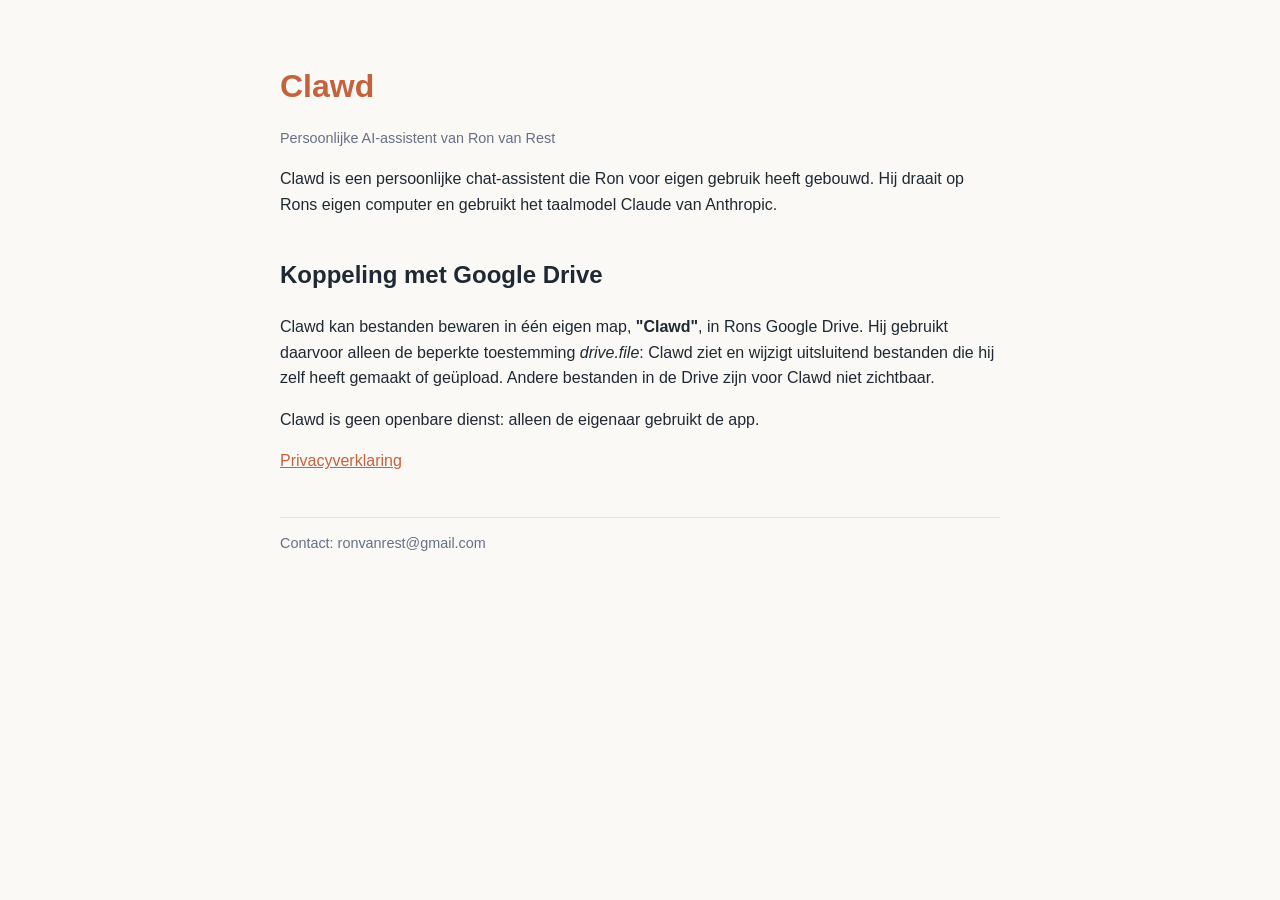
<file: index.html>
<!doctype html>
<html lang="nl">
<head>
<meta charset="utf-8"><meta name="viewport" content="width=device-width, initial-scale=1">
<title>Clawd – persoonlijke AI-assistent</title>
<link rel="stylesheet" href="style.css">
</head>
<body>
<h1>Clawd</h1>
<p class="klein">Persoonlijke AI-assistent van Ron van Rest</p>

<p>Clawd is een persoonlijke chat-assistent die Ron voor eigen gebruik heeft gebouwd. Hij draait op Rons eigen computer en gebruikt het taalmodel Claude van Anthropic.</p>

<h2>Koppeling met Google Drive</h2>
<p>Clawd kan bestanden bewaren in één eigen map, <strong>"Clawd"</strong>, in Rons Google Drive. Hij gebruikt daarvoor alleen de beperkte toestemming <em>drive.file</em>: Clawd ziet en wijzigt uitsluitend bestanden die hij zelf heeft gemaakt of geüpload. Andere bestanden in de Drive zijn voor Clawd niet zichtbaar.</p>

<p>Clawd is geen openbare dienst: alleen de eigenaar gebruikt de app.</p>

<p><a href="privacy.html">Privacyverklaring</a></p>

<footer class="klein">Contact: ronvanrest@gmail.com</footer>
</body>
</html>
</file>
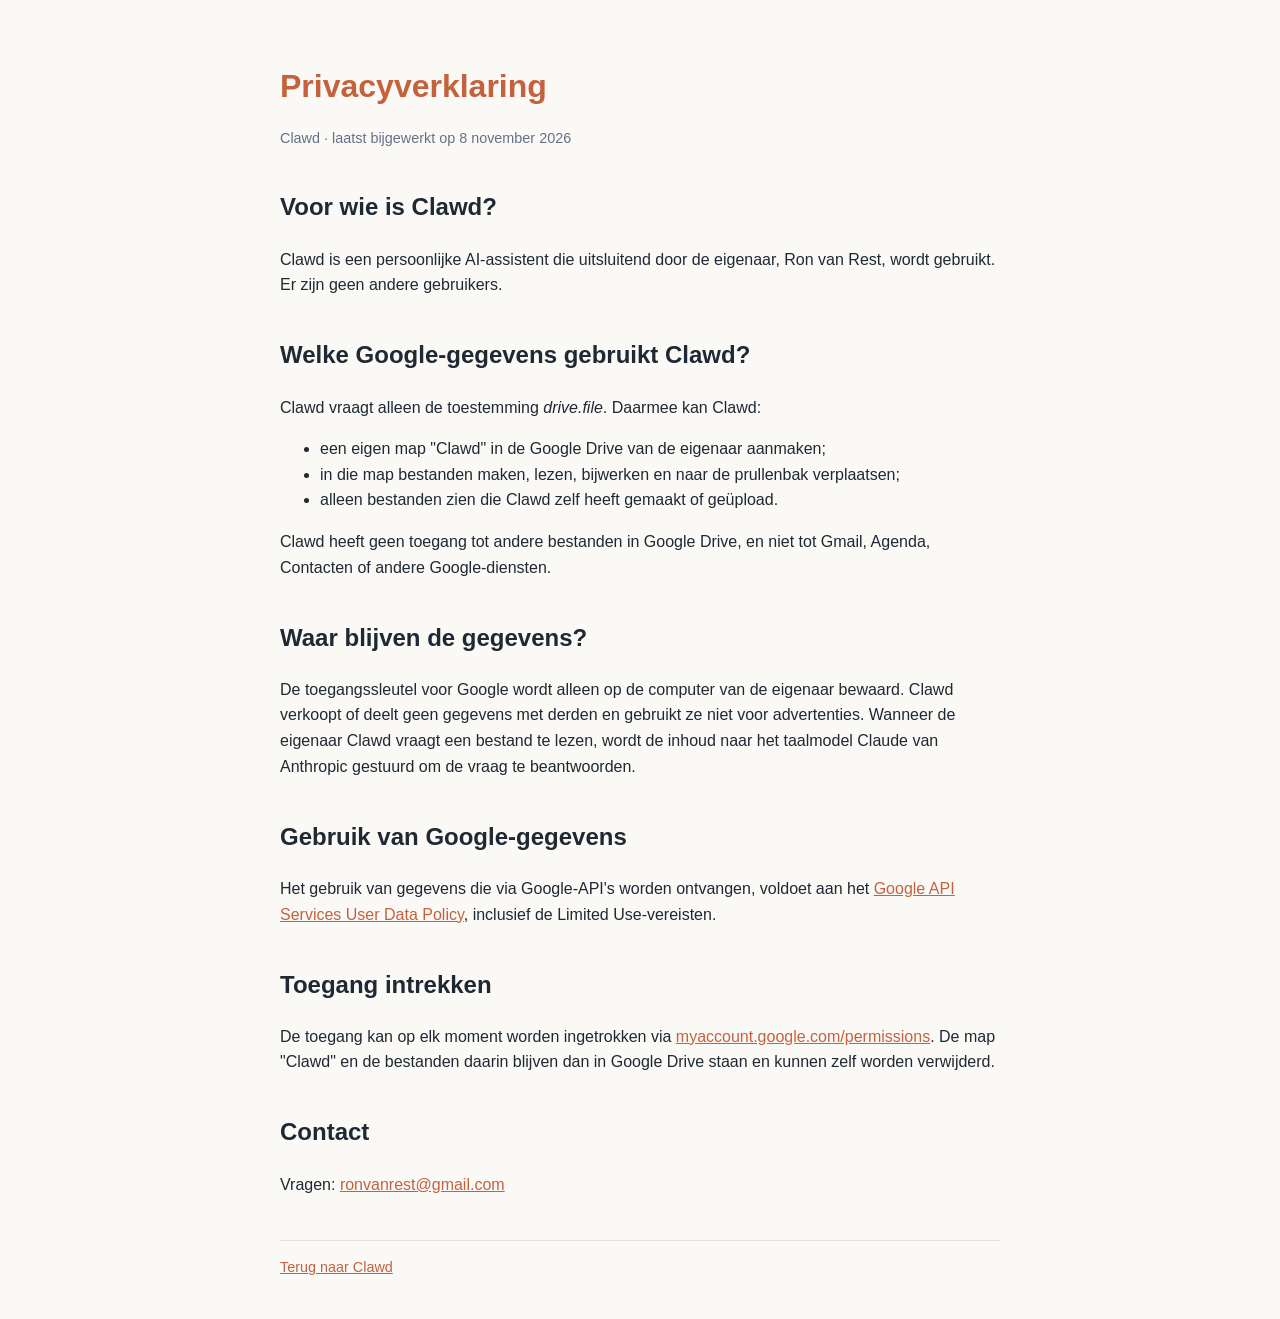
<file: privacy.html>
<!doctype html>
<html lang="nl">
<head>
<meta charset="utf-8"><meta name="viewport" content="width=device-width, initial-scale=1">
<title>Privacyverklaring – Clawd</title>
<link rel="stylesheet" href="style.css">
</head>
<body>
<h1>Privacyverklaring</h1>
<p class="klein">Clawd · laatst bijgewerkt op 8 november 2026</p>

<h2>Voor wie is Clawd?</h2>
<p>Clawd is een persoonlijke AI-assistent die uitsluitend door de eigenaar, Ron van Rest, wordt gebruikt. Er zijn geen andere gebruikers.</p>

<h2>Welke Google-gegevens gebruikt Clawd?</h2>
<p>Clawd vraagt alleen de toestemming <em>drive.file</em>. Daarmee kan Clawd:</p>
<ul>
<li>een eigen map "Clawd" in de Google Drive van de eigenaar aanmaken;</li>
<li>in die map bestanden maken, lezen, bijwerken en naar de prullenbak verplaatsen;</li>
<li>alleen bestanden zien die Clawd zelf heeft gemaakt of geüpload.</li>
</ul>
<p>Clawd heeft geen toegang tot andere bestanden in Google Drive, en niet tot Gmail, Agenda, Contacten of andere Google-diensten.</p>

<h2>Waar blijven de gegevens?</h2>
<p>De toegangssleutel voor Google wordt alleen op de computer van de eigenaar bewaard. Clawd verkoopt of deelt geen gegevens met derden en gebruikt ze niet voor advertenties. Wanneer de eigenaar Clawd vraagt een bestand te lezen, wordt de inhoud naar het taalmodel Claude van Anthropic gestuurd om de vraag te beantwoorden.</p>

<h2>Gebruik van Google-gegevens</h2>
<p>Het gebruik van gegevens die via Google-API's worden ontvangen, voldoet aan het <a href="https://developers.google.com/terms/api-services-user-data-policy">Google API Services User Data Policy</a>, inclusief de Limited Use-vereisten.</p>

<h2>Toegang intrekken</h2>
<p>De toegang kan op elk moment worden ingetrokken via <a href="https://myaccount.google.com/permissions">myaccount.google.com/permissions</a>. De map "Clawd" en de bestanden daarin blijven dan in Google Drive staan en kunnen zelf worden verwijderd.</p>

<h2>Contact</h2>
<p>Vragen: <a href="mailto:ronvanrest@gmail.com">ronvanrest@gmail.com</a></p>

<footer class="klein"><a href="index.html">Terug naar Clawd</a></footer>
</body>
</html>
</file>
<file: style.css>
body{font-family:-apple-system,BlinkMacSystemFont,"Segoe UI",Roboto,sans-serif;max-width:720px;margin:0 auto;padding:40px 20px;line-height:1.6;color:#1f2933;background:#faf9f6}
h1{color:#c4623d;margin-bottom:.2em}h2{margin-top:1.6em}a{color:#c4623d}
.klein{color:#667085;font-size:.9em}footer{margin-top:3em;border-top:1px solid #e4e2dc;padding-top:1em}
</file>
